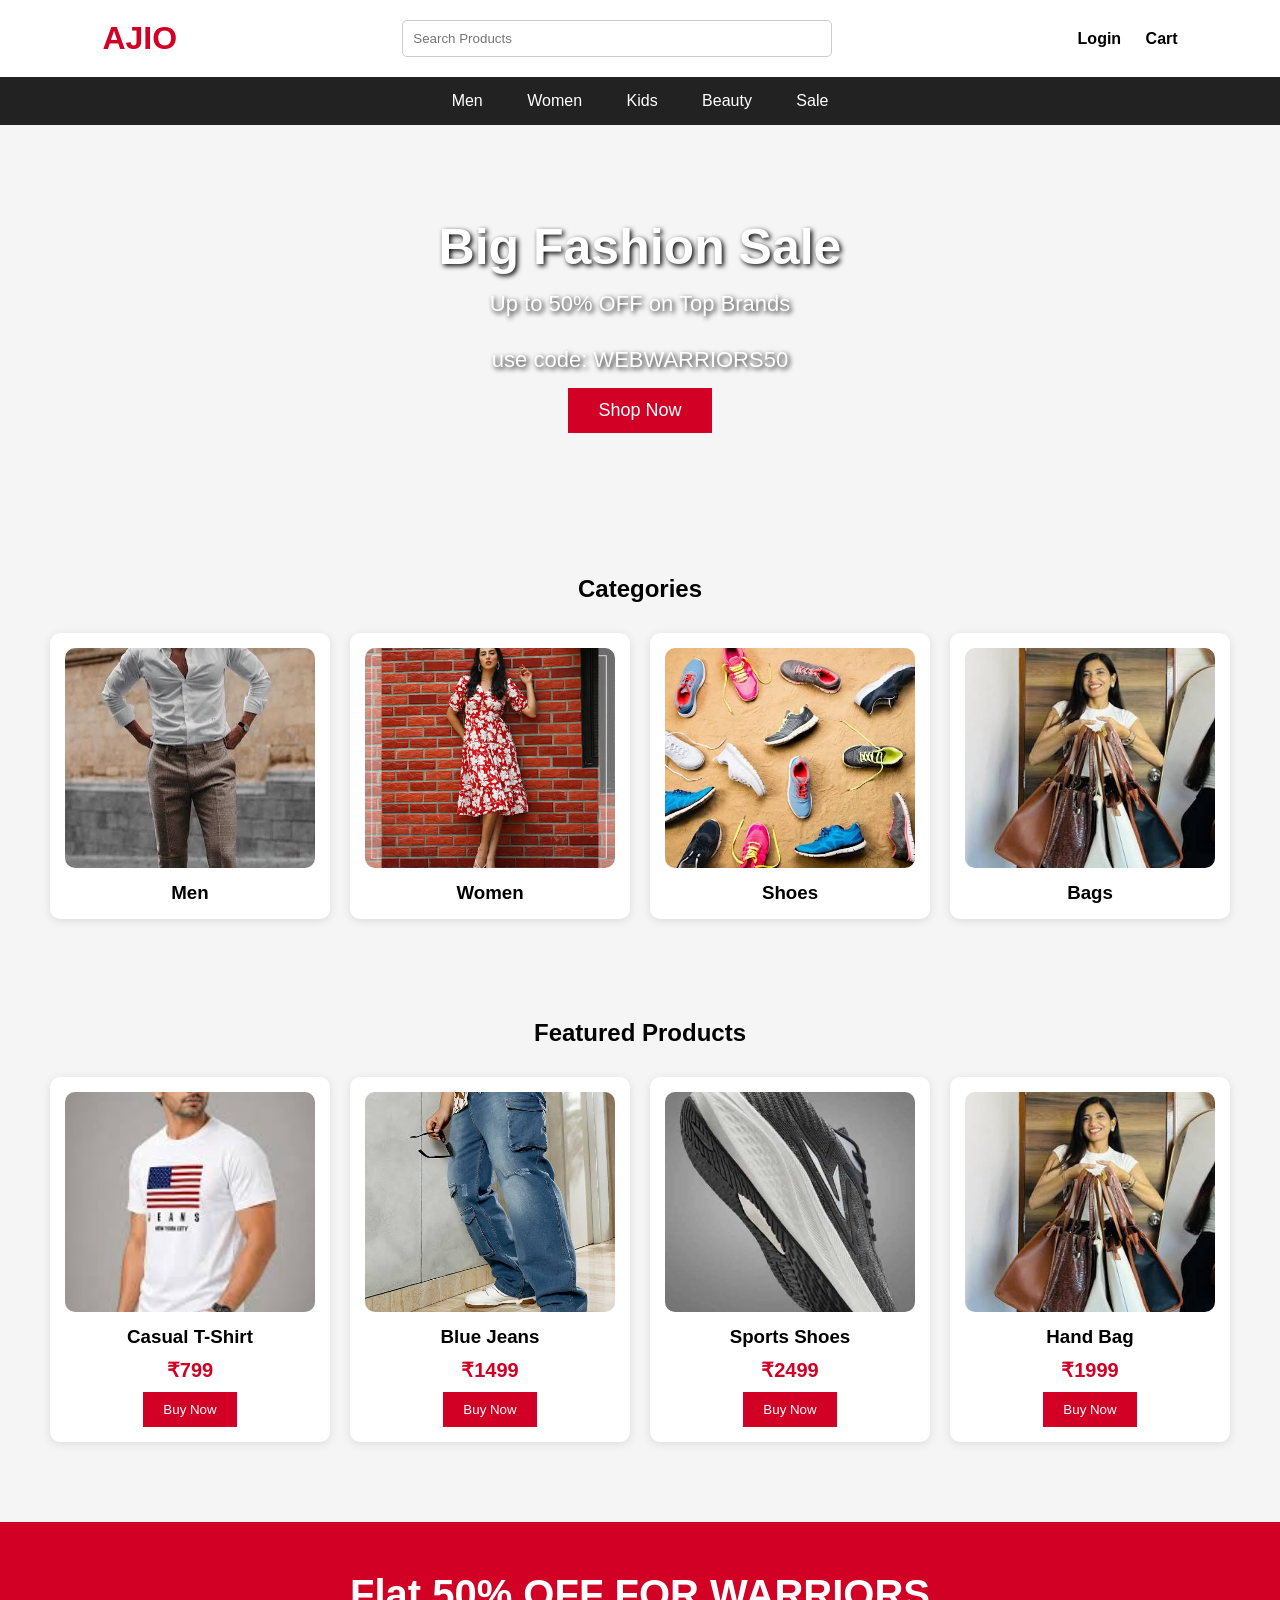
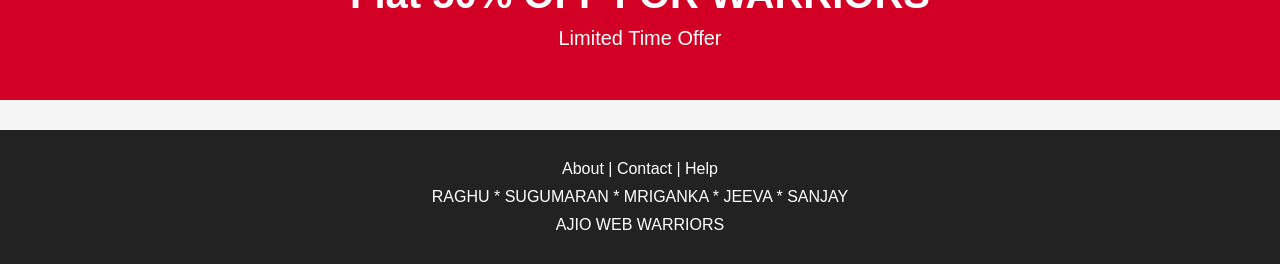
<file: index.html>
<!DOCTYPE html>
<html lang="en">
<head>
<meta charset="UTF-8">
<meta name="viewport" content="width=device-width, initial-scale=1.0">
<title>AJIO Clone</title>
<link rel="stylesheet" href="style2.css">
</head>
<body>

<!-- Header -->
<header>
    <div class="logo">AJIO</div>

    <input type="text" placeholder="Search Products">

    <div class="menu">
        <a href="login.html" >Login</a>
        <a href="#">Cart</a>
    </div>
</header>

<!-- Navigation -->
<nav>
    <a href="#">Men</a>
    <a href="#">Women</a>
    <a href="#">Kids</a>
    <a href="#">Beauty</a>
    <a href="#">Sale</a>
</nav>

<!-- Hero Section -->
<section class="hero">
    <h1>Big Fashion Sale</h1>
    <p>Up to 50% OFF on Top Brands</p>
    <p>use code: WEBWARRIORS50</p>
    <button>Shop Now</button>
</section>

<!-- Categories -->
<section class="categories">

<h2>Categories</h2>

<div class="category-box">

<div class="card">
<img src="men.jpg" alt="Men">
<h3>Men</h3>
</div>

<div class="card">
<img src="women.jpg" alt="Women">
<h3>Women</h3>
</div>

<div class="card">
<img src="shoes.jpg" alt="">
<h3>Shoes</h3>
</div>

<div class="card">
<img src="bags.jpg" alt="">
<h3>Bags</h3>
</div>

</div>

</section>

<!-- Products -->

<section class="products">

<h2>Featured Products</h2>

<div class="product-box">

<div class="product">
<img src="casuals.jpg" alt="T-Shirt">
<h3>Casual T-Shirt</h3>
<p>₹799</p>
<button>Buy Now</button>
</div>

<div class="product">
<img src="jeans.jpg" alt="Blue Jeans">
<h3>Blue Jeans</h3>
<p>₹1499</p>
<button>Buy Now</button>
</div>

<div class="product">
<img src="sports.jpg" alt="Sports Shoes">
<h3>Sports Shoes</h3>
<p>₹2499</p>
<button>Buy Now</button>
</div>

<div class="product">
<img src="bags.jpg" alt="Handbag">
<h3>Hand Bag</h3>
<p>₹1999</p>
<button>Buy Now</button>
</div>

</div>

</section>

<!-- Offer -->

<section class="offer">

<h2>Flat 50% OFF FOR WARRIORS</h2>
<p>Limited Time Offer</p>

</section>

<!-- Footer -->

<footer>

<p>About | Contact | Help</p>
<p>RAGHU * SUGUMARAN * MRIGANKA * JEEVA * SANJAY</p>
<p>AJIO WEB WARRIORS</p>

</footer>

</body>
</html>
</file>
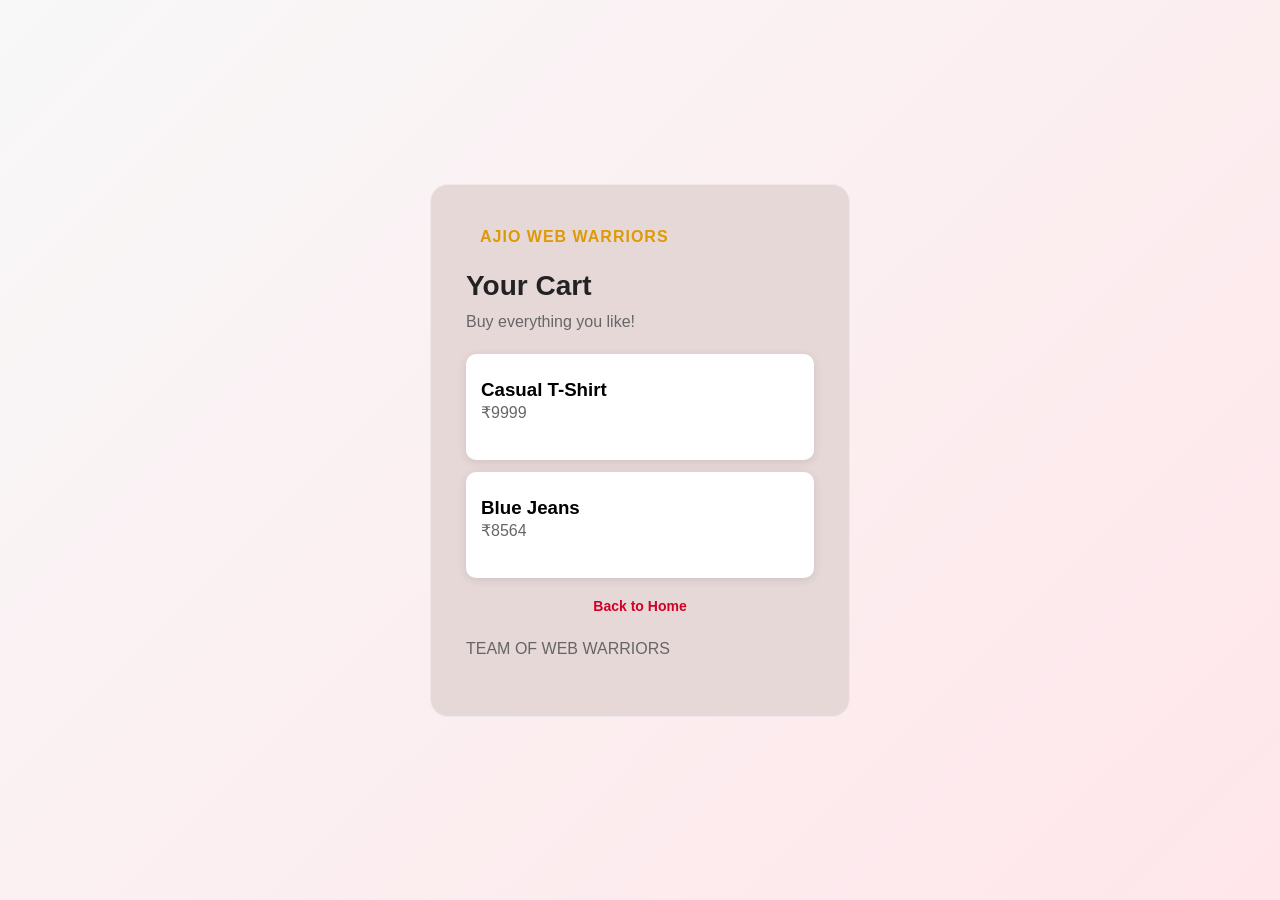
<file: cart.html>
<!DOCTYPE html>
<html lang="en">
<head>
    <meta charset="UTF-8">
    <meta name="viewport" content="width=device-width, initial-scale=1.0">
    <title>AJIO | Cart</title>
    <link rel="stylesheet" href="style2.css">
</head>
<body class="login-page">
    <div class="login-container">
        <div class="login-card">
            <div class="brand-badge">AJIO WEB WARRIORS</div>
            <h2>Your Cart</h2>
            <p>Buy everything you like!</p>

            <div class="login-form">
                <div class="card">
                    <h3>Casual T-Shirt</h3>
                    <p>₹9999</p>
                </div>
                <div class="card">
                    <h3>Blue Jeans</h3>
                    <p>₹8564</p>
                </div>
            </div>

            <p class="login-links">
                <a href="index.html">Back to Home</a>
                <p>TEAM OF WEB WARRIORS</p>
            </p>
                
        </div>
    </div>


</body>
</html>
</file>
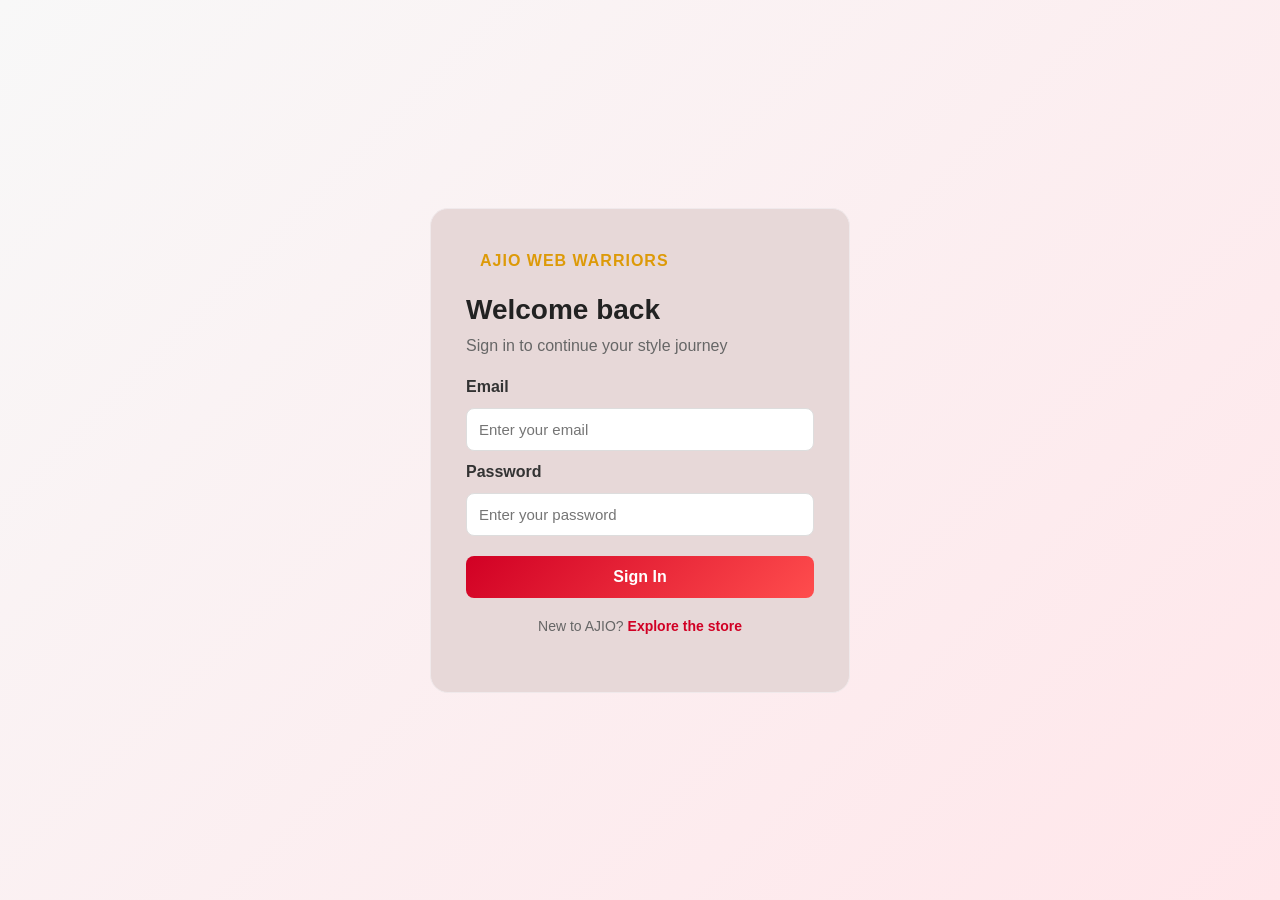
<file: login.html>
<!DOCTYPE html>
<html lang="en">
<head>
    <meta charset="UTF-8">
    <meta name="viewport" content="width=device-width, initial-scale=1.0">
    <title>AJIO | Login</title>
    <link rel="stylesheet" href="style2.css">
</head>
<body class="login-page">
    <div class="login-container">
        <div class="login-card">
            <div class="brand-badge">AJIO WEB WARRIORS</div>
            <h2>Welcome back</h2>
            <p>Sign in to continue your style journey</p>

            <form class="login-form">
                <label for="email">Email</label>
                <input type="email" id="email" placeholder="Enter your email" required>

                <label for="password">Password</label>
                <input type="password" id="password" placeholder="Enter your password" required>

                <button type="submit">Sign In</button>
            </form>

            <p class="login-links">
                New to AJIO? <a href="index.html">Explore the store</a>
            </p>
        </div>
    </div>


</body>
</html>
</file>
<file: style2.css>
*{
margin:0;
padding:0;
box-sizing:border-box;
font-family:Arial,sans-serif;
}

body{
background:#f5f5f5;
}

.login-page{
background:linear-gradient(135deg, #f8f8f8, #ffe6ea);
min-height:100vh;
display:flex;
align-items:center;
justify-content:center;
padding:20px;
}

.login-container{
width:100%;
max-width:420px;
}

.login-card{
background:rgb(231, 216, 216);
padding:35px;
border-radius:18px;
border:1px solid #f0e9eb;
}

.brand-badge{
width:fit-content;
padding:8px 14px;
margin-bottom:16px;
border-radius:999px;
color:#dd9a08;
font-weight:bold;
letter-spacing:1px;
}

.login-card h2{
margin-bottom:8px;
color:#222;
font-size:28px;
}

.login-card p{
color:#666;
margin-bottom:20px;
line-height:1.5;
}

.login-form{
display:flex;
flex-direction:column;
gap:12px;
}

.login-form label{
font-weight:bold;
color:#333;
}

.login-form input{
padding:12px;
border:1px solid #ddd;
border-radius:8px;
font-size:15px;
outline:none;
transition:border-color 0.2s ease;
}

.login-form input:focus{
border-color:#d10024;
box-shadow:0 0 0 3px rgba(209,0,36,0.12);
}

.login-form button{
margin-top:8px;
padding:12px;
background:linear-gradient(135deg, #d10024, #ff4d4d);
color:white;
border:none;
border-radius:8px;
font-size:16px;
font-weight:bold;
cursor:pointer;
transition:transform 0.2s ease;
}

.login-form button:hover{
transform:translateY(-1px);
}

.login-links{
margin-top:18px;
text-align:center;
font-size:14px;
color:#777;
}

.login-links a{
color:#d10024;
text-decoration:none;
font-weight:bold;
}

/* Header */

header{
background:white;
display:flex;
justify-content:space-between;
align-items:center;
padding:20px 8%;
box-shadow:0 2px 5px rgba(0,0,0,.1);
}

.logo{
font-size:32px;
font-weight:bold;
color:#d10024;
}

header input{
width:40%;
padding:10px;
border:1px solid #ccc;
border-radius:5px;
}

.menu a{
text-decoration:none;
color:black;
margin-left:20px;
font-weight:bold;
}

/* Navigation */

nav{
background:#222;
text-align:center;
padding:15px;
}

nav a{
color:white;
text-decoration:none;
margin:0 20px;
}

nav a:hover{
color:#ff4d4d;
}

/* Hero */

.hero{
height:400px;
background:url("https://images.unsplash.com/photo-1441986300917-64674bd600d8?w=1200") center/cover;
display:flex;
flex-direction:column;
justify-content:center;
align-items:center;
color:white;
text-shadow:2px 2px 5px black;
}

.hero h1{
font-size:50px;
}

.hero p{
font-size:22px;
margin:15px;
}

.hero button{
padding:12px 30px;
background:#d10024;
color:white;
border:none;
cursor:pointer;
font-size:18px;
}

/* Categories */

.categories{
padding:50px;
text-align:center;
}

.category-box{
display:grid;
grid-template-columns:repeat(4,1fr);
gap:20px;
margin-top:30px;
}

.card{
background:white;
padding:15px;
border-radius:10px;
box-shadow:0 2px 10px rgba(0,0,0,.1);
}

.card img{
width:100%;
height:220px;
object-fit:cover;
border-radius:10px;
}

.card h3{
margin-top:10px;
}

/* Products */

.products{
padding:50px;
text-align:center;
}

.product-box{
display:grid;
grid-template-columns:repeat(4,1fr);
gap:20px;
margin-top:30px;
}

.product{
background:white;
padding:15px;
border-radius:10px;
box-shadow:0 2px 10px rgba(0,0,0,.1);
}

.product img{
width:100%;
height:220px;
object-fit:cover;
border-radius:10px;
}

.product h3{
margin:10px 0;
}

.product p{
font-size:20px;
font-weight:bold;
color:#d10024;
}

.product button{
margin-top:10px;
padding:10px 20px;
background:#d10024;
color:white;
border:none;
cursor:pointer;
}

/* Offer */

.offer{
background:#d10024;
color:white;
text-align:center;
padding:50px;
margin-top:30px;
}

.offer h2{
font-size:40px;
}

.offer p{
font-size:20px;
margin-top:10px;
}

/* Footer */

footer{
background:#222;
color:white;
text-align:center;
padding:20px;
margin-top:30px;
}

footer p{
margin:10px;
}

/* Responsive */

@media(max-width:768px){

header{
flex-direction:column;
gap:15px;
}

header input{
width:100%;
}

.category-box,
.product-box{
grid-template-columns:repeat(2,1fr);
}

.hero h1{
font-size:35px;
}

}

@media(max-width:500px){

.category-box,
.product-box{
grid-template-columns:1fr;
}

nav a{
display:block;
margin:10px 0;
}

.hero{
height:300px;
}

.hero h1{
font-size:28px;
}

.hero p{
font-size:18px;
}

}
</file>
